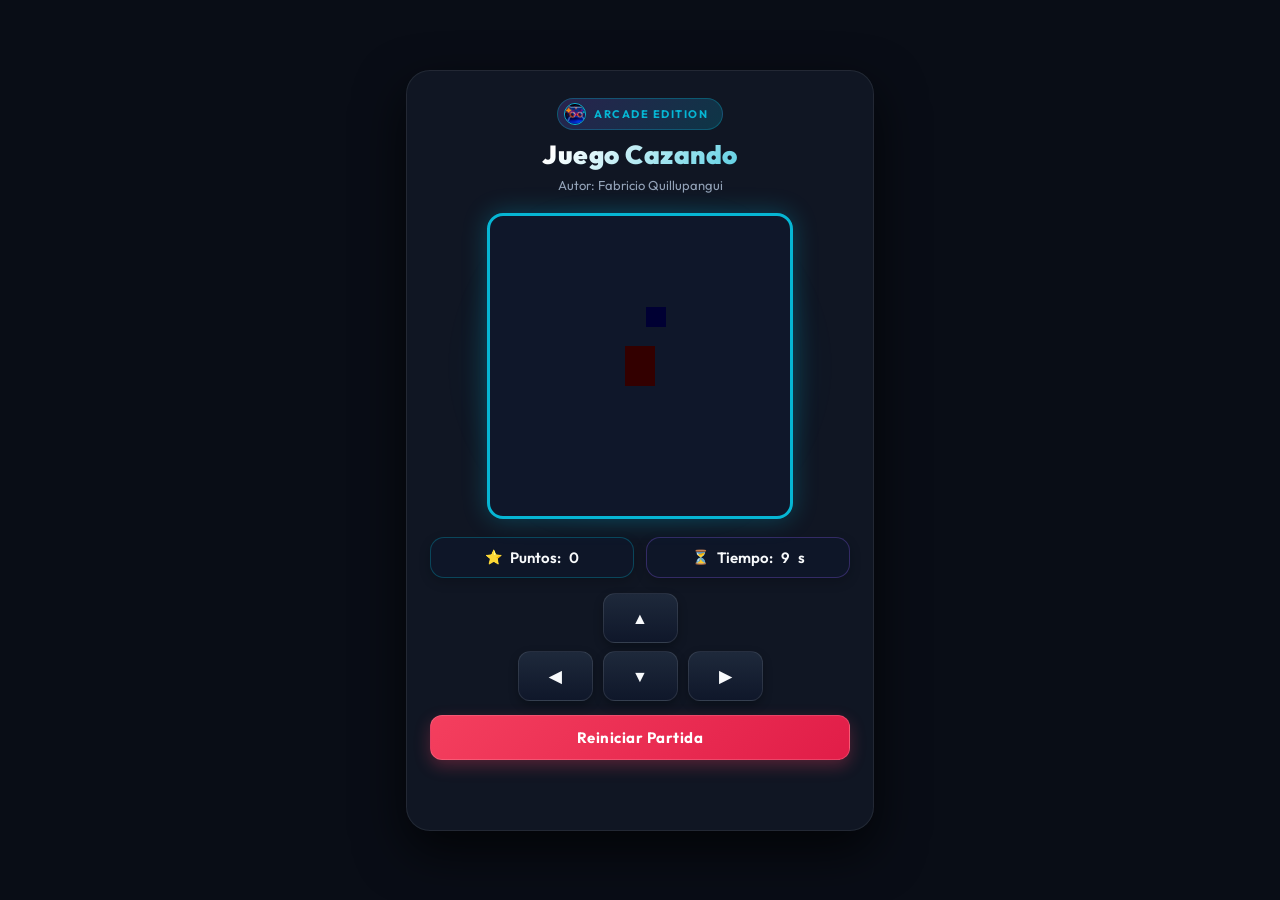
<file: index.html>
<!DOCTYPE html>
<html lang="es">
<head>
  <meta charset="UTF-8">
  <meta name="viewport" content="width=device-width, initial-scale=1.0">
  <title>Juego Cazando</title>
  <link rel="stylesheet" href="cazando.css"/>
  <link href="https://fonts.googleapis.com/css2?family=Outfit:wght@400;600;700;900&display=swap" rel="stylesheet">
  <script src="utils.js"></script>
</head>
<body onload="iniciarJuego()">

  <div class="game-wrapper">
    <div class="game-container">
      
      <header class="game-header">
        <div class="header-badge-top">
          <img src="control-arcade.jpg" alt="Control Arcade" class="badge-img">
          <span>ARCADE EDITION</span>
        </div>
        <h1>Juego Cazando</h1>
        <p class="author">Autor: Fabricio Quillupangui</p>
      </header>

      <div class="canvas-wrapper">
        <div class="canvas-glow-effect"></div>
        <canvas id="areaJuego" width="300" height="300"></canvas>
      </div>

      <div class="panel">
        <div class="badge score-badge">
          <span class="badge-icon">⭐</span> Puntos: <span id="puntos">0</span>
        </div>
        <div class="badge time-badge">
          <span class="badge-icon">⏳</span> Tiempo: <span id="tiempo">10</span>s
        </div>
      </div>

      <div class="controles">
        <div class="control-row">
          <button onclick="moverArriba()" class="btn-control" aria-label="Arriba">▲</button>
        </div>
        <div class="control-row horizontal-controls">
          <button onclick="moverIzquierda()" class="btn-control" aria-label="Izquierda">◀</button>
          <button onclick="moverAbajo()" class="btn-control" aria-label="Abajo">▼</button>
          <button onclick="moverDerecha()" class="btn-control" aria-label="Derecha">▶</button>
        </div>
        <div class="control-row action-row">
          <button onclick="reiniciar()" class="btn-action">Reiniciar Partida</button>
        </div>
      </div>

      <div class="message-container">
        <p id="mensaje"></p>
      </div>

    </div>
  </div>

  <script src="cazando.js"></script>
</body>
</html>
</file>
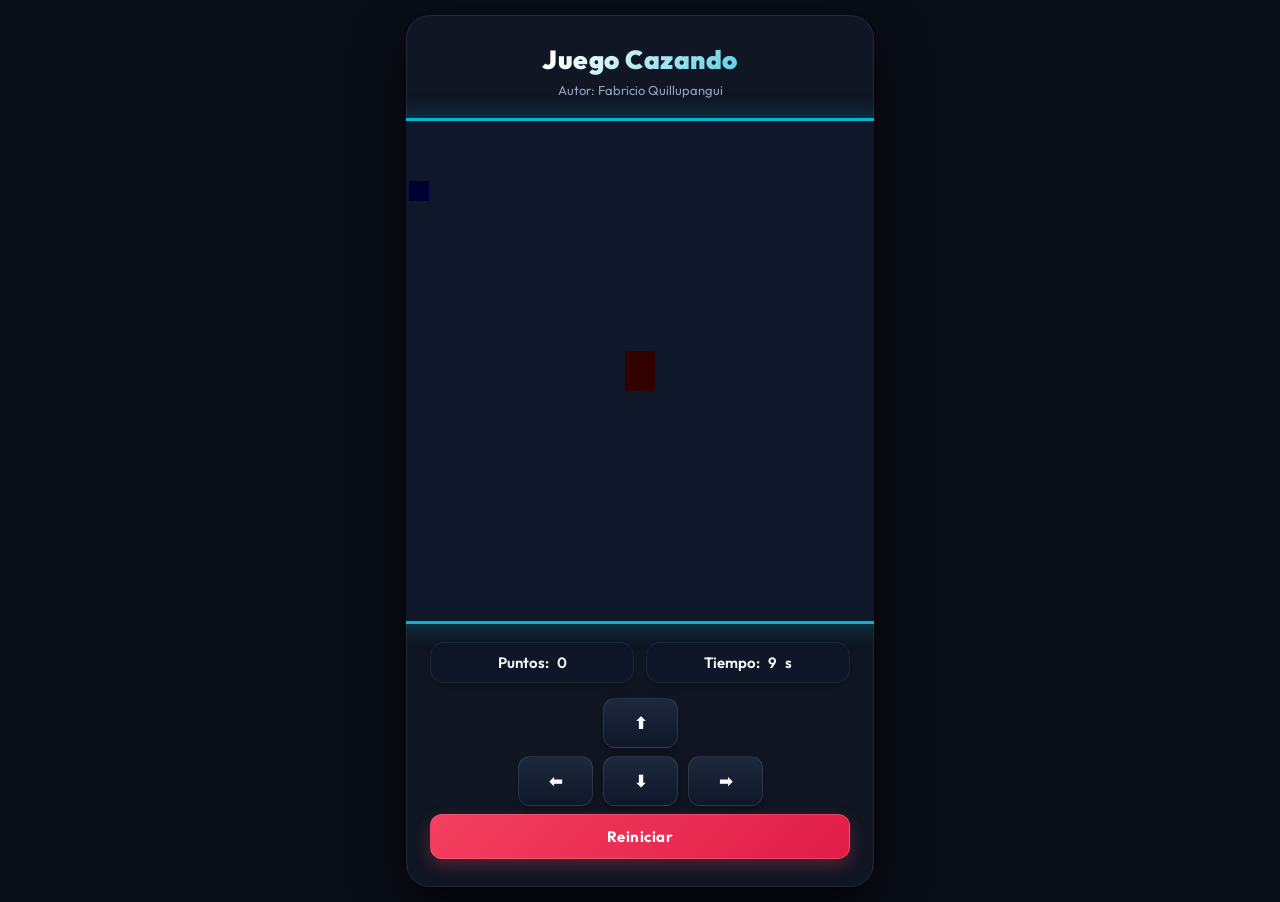
<file: cazando.html>
<!DOCTYPE html>
<html lang="es">
<head>
  <meta charset="UTF-8">
  <meta name="viewport" content="width=device-width, initial-scale=1.0">
  <title>Juego Cazando</title>
  <link rel="stylesheet" href="cazando.css"/>
  <link href="https://fonts.googleapis.com/css2?family=Poppins:wght@400;600;700&display=swap" rel="stylesheet">
  <script src="utils.js"></script>
</head>
<body onload="iniciarJuego()">

  <div class="game-container">
    <header class="game-header">
      <h1>Juego Cazando</h1>
      <p class="author">Autor: Fabricio Quillupangui</p>
    </header>

    <div class="canvas-wrapper">
      <canvas id="areaJuego" width="500" height="500"></canvas>
    </div>

    <div class="panel">
      <div class="badge">Puntos: <span id="puntos">0</span></div>
      <div class="badge">Tiempo: <span id="tiempo">10</span>s</div>
    </div>

    <div class="controles">
      <div class="control-row">
        <button onclick="moverArriba()" class="btn-control">⬆</button>
      </div>
      <div class="control-row">
        <button onclick="moverIzquierda()" class="btn-control">⬅</button>
        <button onclick="moverAbajo()" class="btn-control">⬇</button>
        <button onclick="moverDerecha()" class="btn-control">➡</button>
      </div>
      <div class="control-row">
        <button onclick="reiniciar()" class="btn-action">Reiniciar</button>
      </div>
    </div>

    <p id="mensaje"></p>
  </div>

  <script src="cazando.js"></script>
</body>
</html>
</file>
<file: cazando.css>
/* Importación de tipografía moderna y diseño visual */
@import url('https://fonts.googleapis.com/css2?family=Outfit:wght@400;600;700;900&display=swap');

:root {
  --bg-core: #090d16;
  --panel-bg: rgba(18, 24, 38, 0.88);
  --accent-cyan: #06b6d4;
  --accent-purple: #8b5cf6;
  --accent-pink: #ec4899;
  --text-main: #f8fafc;
  --text-muted: #94a3b8;
  --border-glass: rgba(255, 255, 255, 0.08);
}

body {
  text-align: center;
  font-family: 'Outfit', sans-serif;
  background-color: var(--bg-core);
  background-image: 
    linear-gradient(rgba(9, 13, 22, 0.85), rgba(9, 13, 22, 0.92)),
    url('https://images.unsplash.com/photo-1550745165-9bc0b252726f?q=80&w=1920&auto=format&fit=crop');
  background-size: cover;
  background-position: center;
  background-attachment: fixed;
  color: var(--text-main);
  margin: 0;
  padding: 15px;
  min-height: 100vh;
  display: flex;
  justify-content: center;
  align-items: center;
  box-sizing: border-box;
}

.game-wrapper {
  width: 100%;
  display: flex;
  justify-content: center;
}

.game-container {
  background: var(--panel-bg);
  backdrop-filter: blur(16px);
  -webkit-backdrop-filter: blur(16px);
  padding: 28px 24px;
  border-radius: 24px;
  box-shadow: 0 20px 50px rgba(0, 0, 0, 0.7), 
              0 0 0 1px var(--border-glass) inset;
  max-width: 420px;
  width: 100%;
  position: relative;
  overflow: hidden;
}

.game-header {
  margin-bottom: 20px;
}

.header-badge-top {
  display: inline-flex;
  align-items: center;
  gap: 8px;
  background: linear-gradient(135deg, rgba(139, 92, 246, 0.2), rgba(6, 182, 212, 0.2));
  color: var(--accent-cyan);
  font-size: 11px;
  font-weight: 700;
  text-transform: uppercase;
  letter-spacing: 1.5px;
  padding: 4px 14px 4px 6px;
  border-radius: 20px;
  margin-bottom: 8px;
  border: 1px solid rgba(6, 182, 212, 0.3);
}

.badge-img {
  width: 20px;
  height: 20px;
  object-fit: cover;
  border-radius: 50%;
  border: 1px solid var(--accent-cyan);
}

.game-header h1 {
  margin: 0;
  font-size: 26px;
  background: linear-gradient(135deg, #ffffff 30%, var(--accent-cyan) 100%);
  -webkit-background-clip: text;
  -webkit-text-fill-color: transparent;
  font-weight: 900;
  letter-spacing: 0.5px;
}

.author {
  margin: 6px 0 0 0;
  font-size: 13px;
  color: var(--text-muted);
  font-weight: 400;
}

.canvas-wrapper {
  display: flex;
  justify-content: center;
  position: relative;
  margin-bottom: 18px;
}

.canvas-glow-effect {
  position: absolute;
  width: 100%;
  height: 100%;
  background: radial-gradient(circle, rgba(6, 182, 212, 0.3) 0%, transparent 70%);
  filter: blur(12px);
  z-index: 0;
  pointer-events: none;
}

canvas {
  background: #0f172a;
  border: 3px solid var(--accent-cyan);
  border-radius: 16px;
  box-shadow: 0 0 25px rgba(6, 182, 212, 0.3);
  position: relative;
  z-index: 1;
}

.panel {
  margin: 15px 0;
  display: flex;
  justify-content: center;
  gap: 12px;
}

.badge {
  background: rgba(15, 23, 42, 0.85);
  padding: 10px 18px;
  border-radius: 14px;
  border: 1px solid rgba(255, 255, 255, 0.06);
  font-weight: 600;
  font-size: 15px;
  color: var(--text-main);
  display: flex;
  align-items: center;
  gap: 8px;
  box-shadow: 0 4px 12px rgba(0,0,0,0.2);
  flex: 1;
  justify-content: center;
}

.score-badge {
  border-color: rgba(6, 182, 212, 0.3);
}

.time-badge {
  border-color: rgba(139, 92, 246, 0.3);
}

.badge-icon {
  font-size: 14px;
}

.controles {
  margin-top: 15px;
  display: flex;
  flex-direction: column;
  align-items: center;
  gap: 8px;
}

.control-row {
  display: flex;
  gap: 10px;
  justify-content: center;
  width: 100%;
}

button {
  border: none;
  font-family: 'Outfit', sans-serif;
  font-weight: 600;
  cursor: pointer;
  transition: all 0.2s cubic-bezier(0.4, 0, 0.2, 1);
}

.btn-control {
  background: linear-gradient(180deg, #1e293b 0%, #0f172a 100%);
  color: var(--text-main);
  padding: 14px 0;
  font-size: 16px;
  border-radius: 12px;
  flex: 1;
  max-width: 75px;
  border: 1px solid rgba(255, 255, 255, 0.1);
  box-shadow: 0 4px 10px rgba(0,0,0,0.3);
}

.btn-control:hover {
  background: linear-gradient(180deg, var(--accent-cyan) 0%, #0284c7 100%);
  color: #090d16;
  border-color: transparent;
  transform: translateY(-2px);
  box-shadow: 0 6px 16px rgba(6, 182, 212, 0.4);
}

.btn-control:active {
  transform: translateY(1px);
}

.action-row {
  margin-top: 6px;
}

.btn-action {
  background: linear-gradient(135deg, #f43f5e 0%, #e11d48 100%);
  color: white;
  padding: 12px 24px;
  font-size: 15px;
  border-radius: 12px;
  width: 100%;
  font-weight: 700;
  letter-spacing: 0.5px;
  box-shadow: 0 6px 16px rgba(244, 63, 94, 0.3);
  border: 1px solid rgba(255, 255, 255, 0.15);
}

.btn-action:hover {
  background: linear-gradient(135deg, #fb7185 0%, #f43f5e 100%);
  transform: translateY(-2px);
  box-shadow: 0 8px 20px rgba(244, 63, 94, 0.4);
}

.btn-action:active {
  transform: translateY(1px);
}

.message-container {
  min-height: 28px;
  margin-top: 15px;
  display: flex;
  align-items: center;
  justify-content: center;
}

#mensaje {
  font-size: 16px;
  font-weight: 700;
  color: #fb7185;
  margin: 0;
  text-shadow: 0 2px 8px rgba(244, 63, 94, 0.4);
  letter-spacing: 0.3px;
}
</file>
